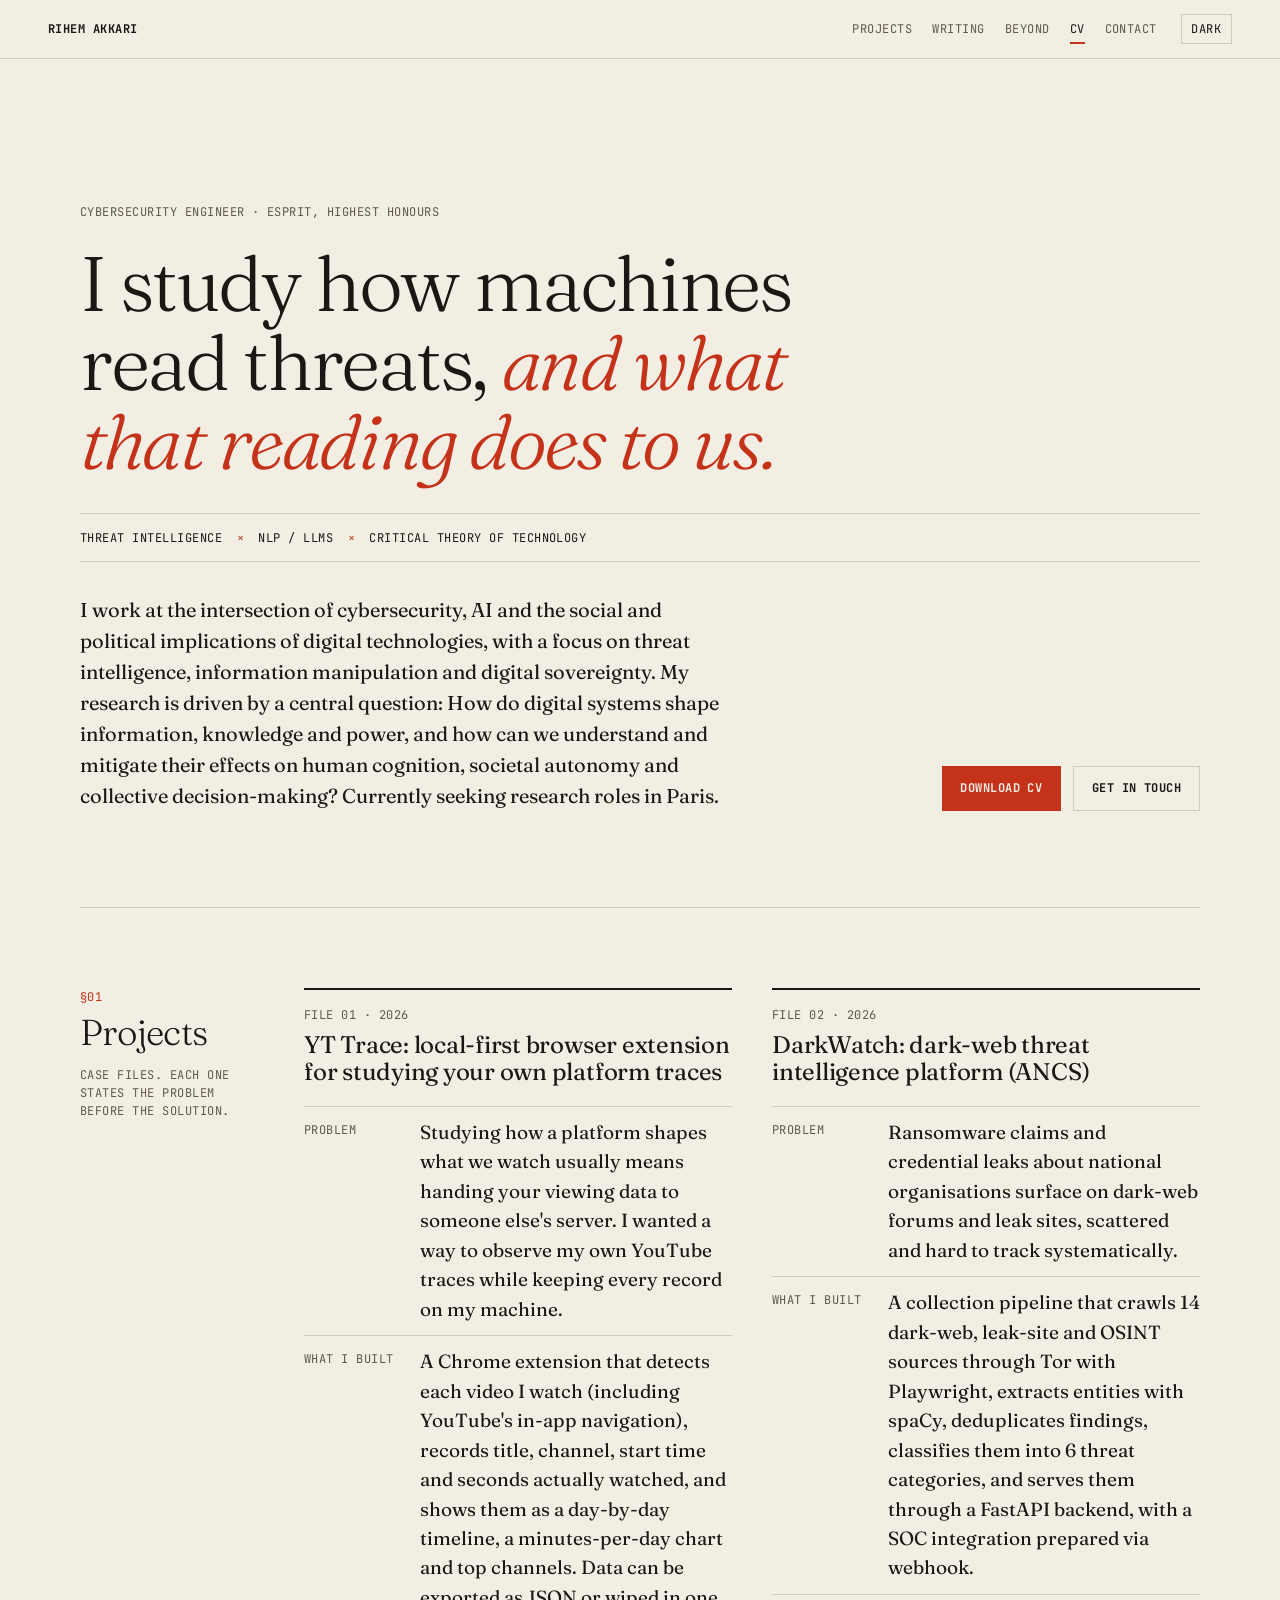
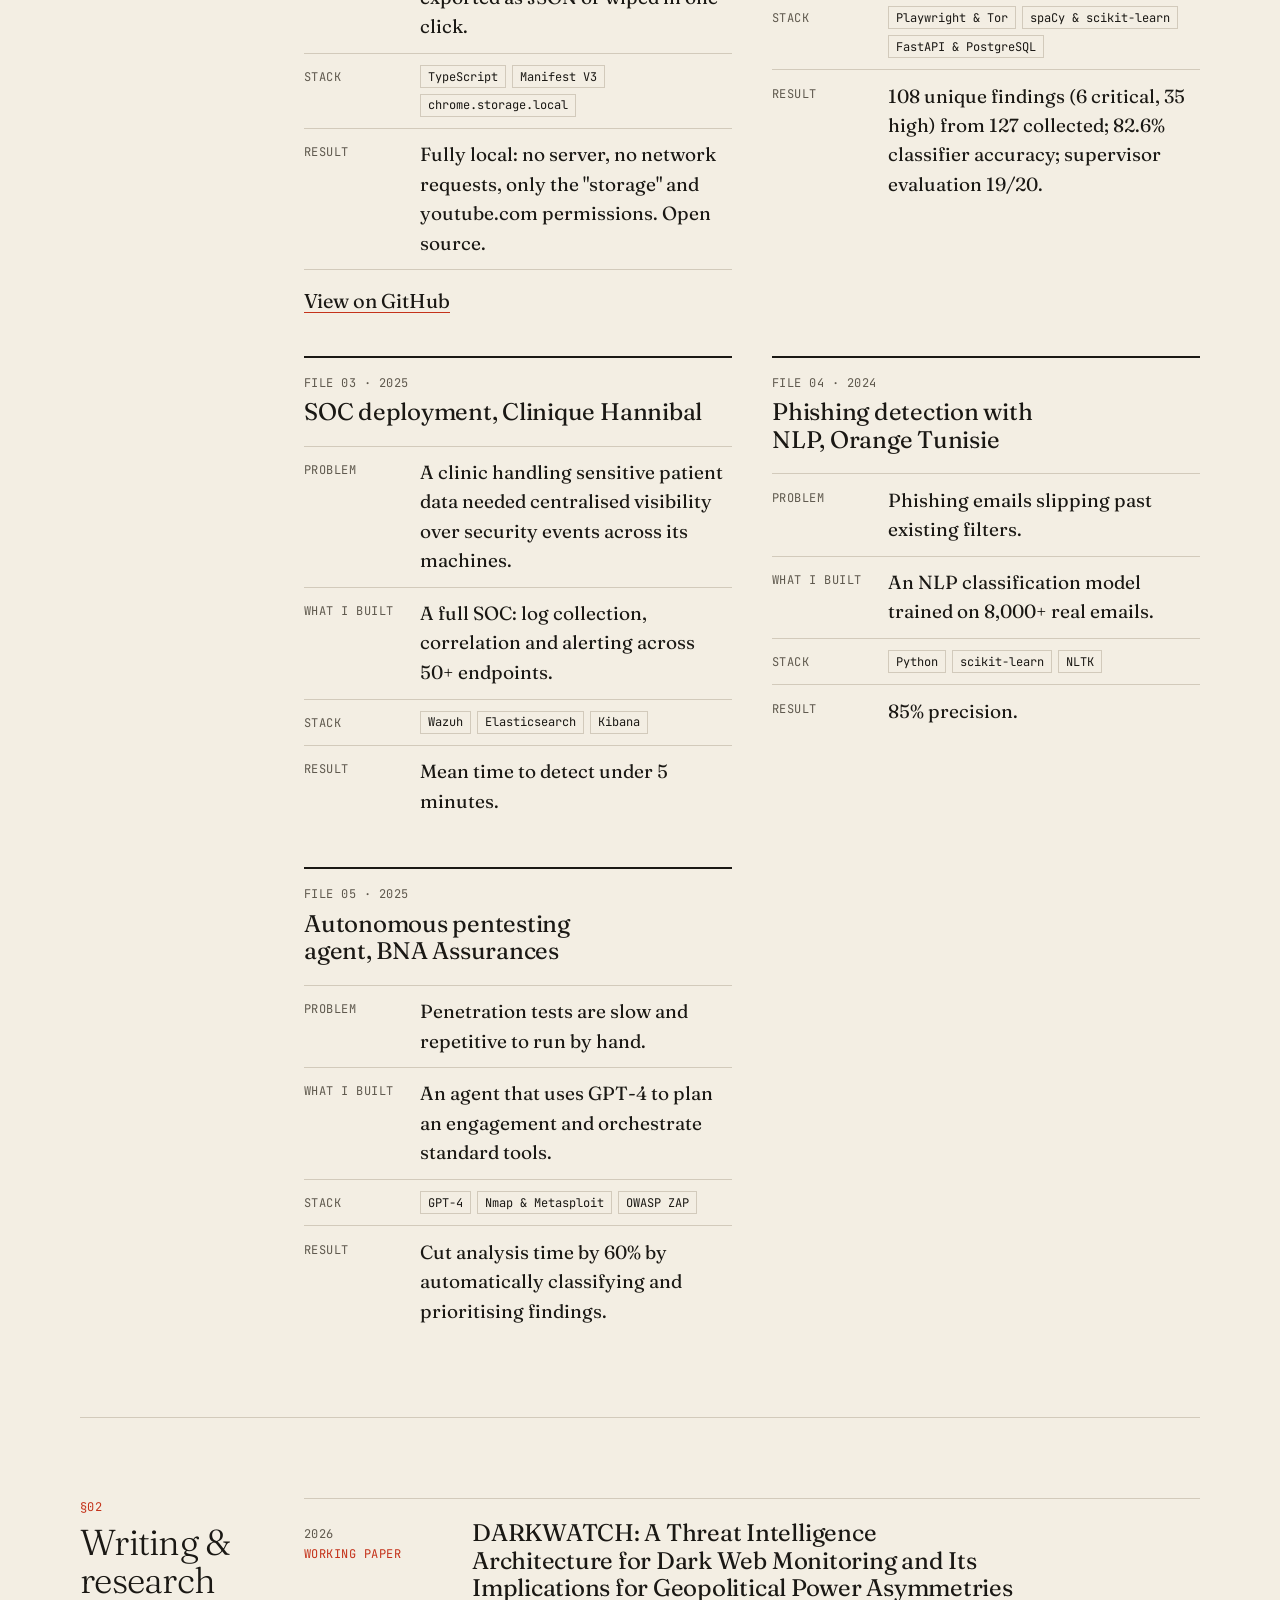
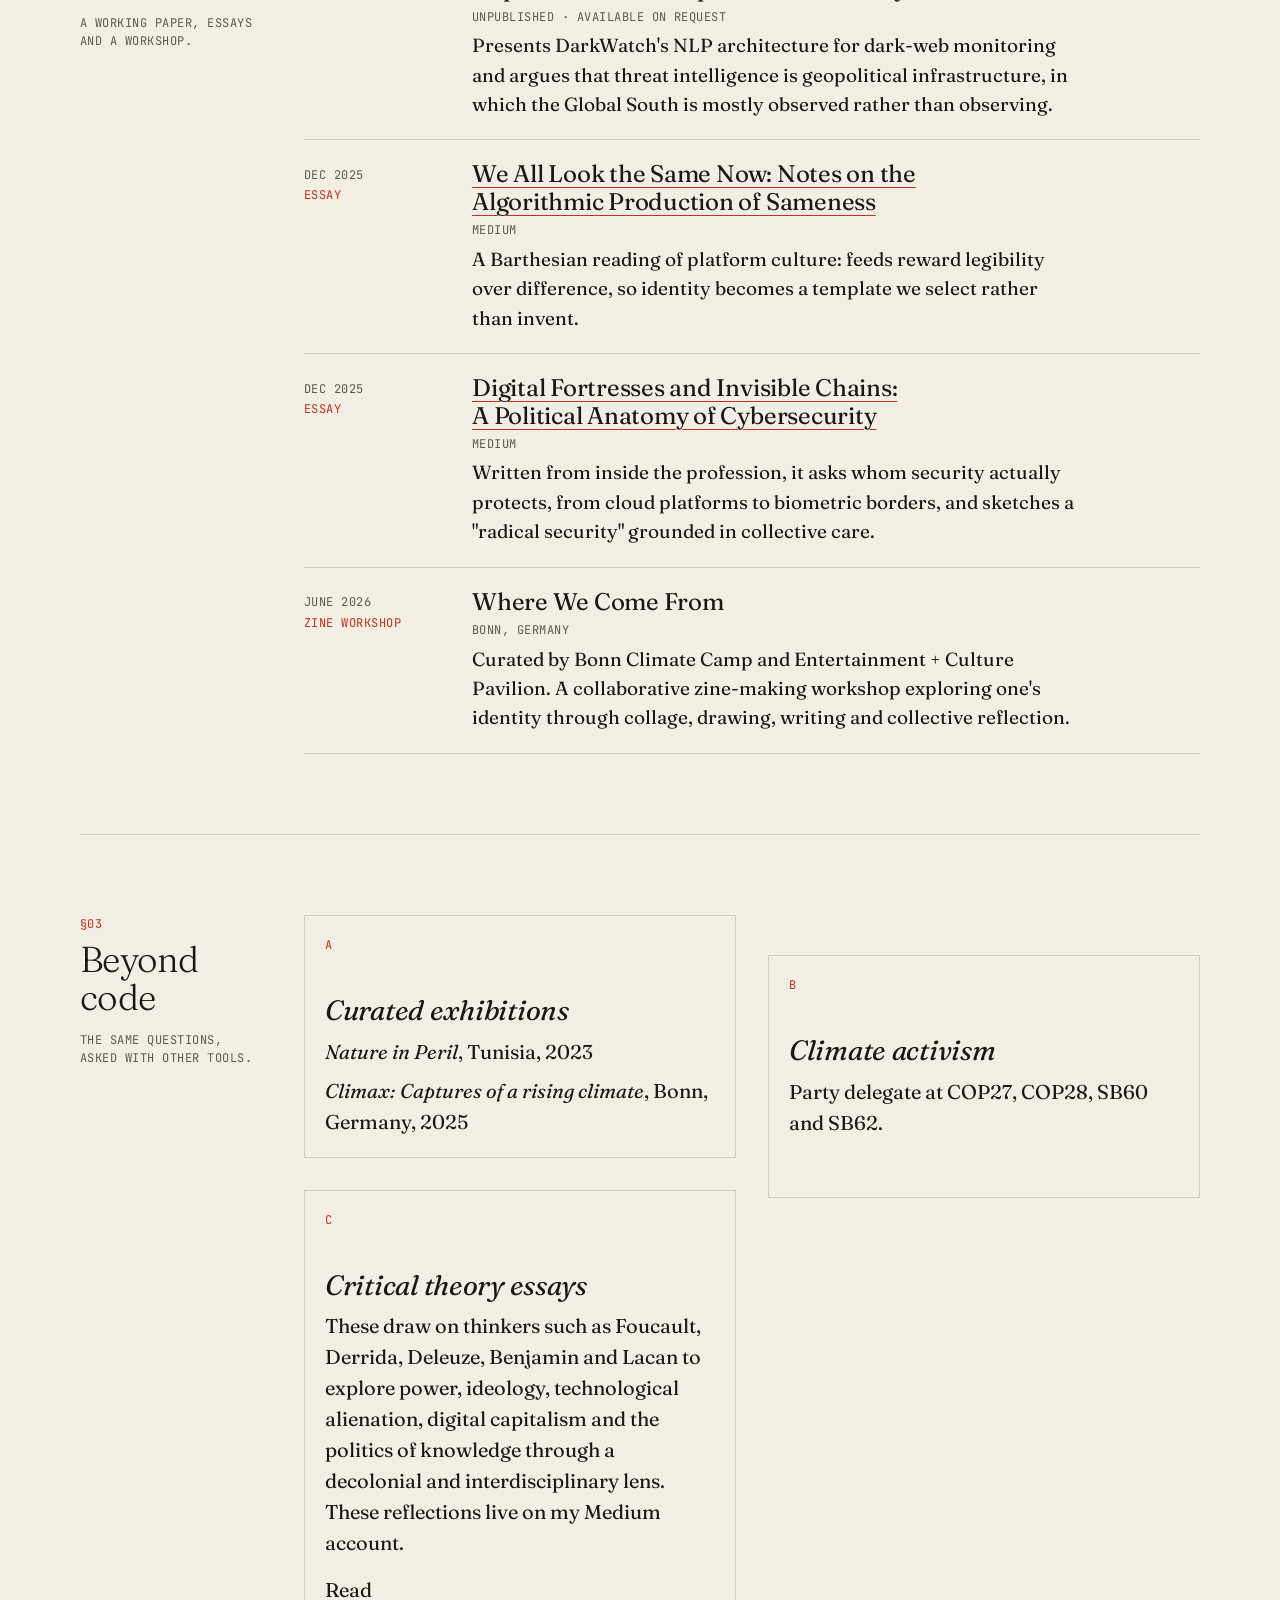
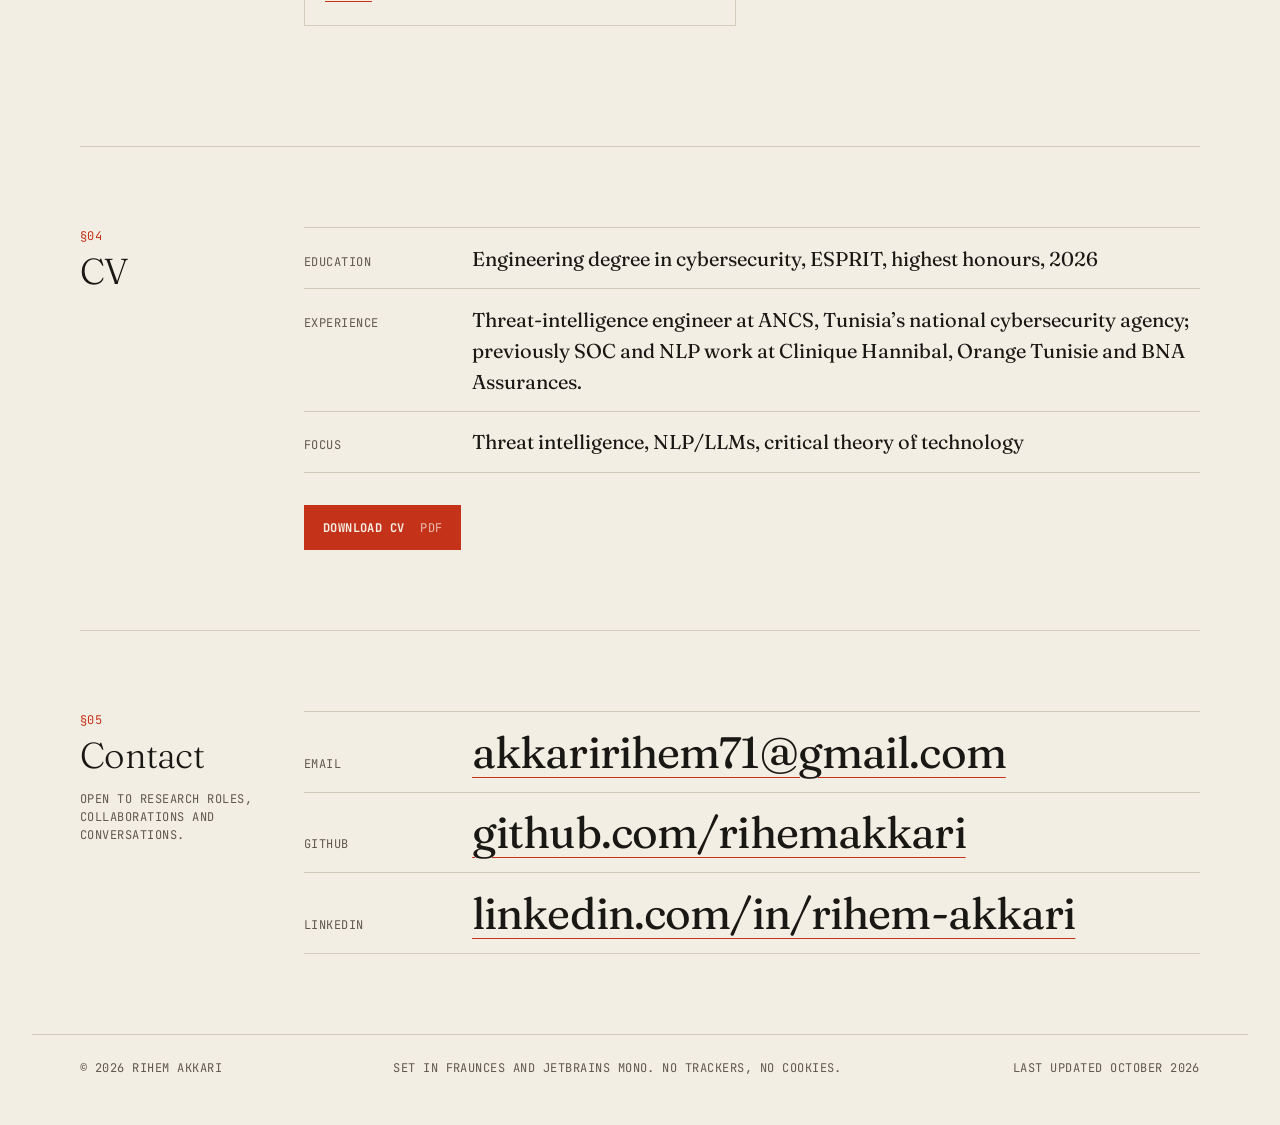
<file: index.html>
<!doctype html>
<html lang="en">
<head>
  <meta charset="utf-8">
  <meta name="viewport" content="width=device-width, initial-scale=1">
  <title>Rihem Akkari — Threat intelligence, language models, critical theory</title>
  <meta name="description" content="Rihem Akkari is a cybersecurity engineer working across threat intelligence, NLP/LLMs and the critical theory of technology.">
  <meta name="author" content="Rihem Akkari">
  <meta name="color-scheme" content="dark light">
  <meta name="theme-color" content="#100f0d">
  <link rel="canonical" href="https://rihemakkari.github.io/">

  <meta property="og:type" content="website">
  <meta property="og:url" content="https://rihemakkari.github.io/">
  <meta property="og:title" content="Rihem Akkari">
  <meta property="og:description" content="Cybersecurity engineer. Threat intelligence, NLP/LLMs and the critical theory of technology.">
  <!-- TODO: add a 1200x630 image at assets/img/og-image.png, then uncomment
  <meta property="og:image" content="https://rihemakkari.github.io/assets/img/og-image.png">
  <meta name="twitter:card" content="summary_large_image">
  -->

  <link rel="icon" href="assets/img/favicon.svg" type="image/svg+xml">
  <link rel="preload" href="assets/fonts/fraunces-latin-wght-normal.woff2" as="font" type="font/woff2" crossorigin>
  <link rel="stylesheet" href="css/style.css">
  <script>
    // Apply a saved theme before first paint to avoid a flash.
    try {
      var t = localStorage.getItem('theme');
      if (t === 'light' || t === 'dark') document.documentElement.dataset.theme = t;
    } catch (e) {}
  </script>
</head>
<body>
  <a class="skip" href="#main">Skip to content</a>

  <header class="site-header">
    <a class="wordmark" href="#top">Rihem Akkari</a>
    <nav aria-label="Sections">
      <ul>
        <li><a href="#projects">Projects</a></li>
        <li><a href="#writing">Writing</a></li>
        <li><a href="#beyond">Beyond</a></li>
        <li><a href="#cv">CV</a></li>
        <li><a href="#contact">Contact</a></li>
      </ul>
    </nav>
    <button class="theme-toggle" type="button" hidden>
      <span class="theme-toggle__label">Light</span>
    </button>
  </header>

  <main id="main">

    <!-- HERO -->
    <section class="hero" id="top" aria-labelledby="hero-title">
      <p class="eyebrow">Cybersecurity engineer · ESPRIT, highest honours</p>
      <!-- TODO: this thesis sentence is a draft. Rewrite it in your own words. -->
      <h1 id="hero-title">
        I study how machines read threats, <em>and what that reading does to us.</em>
      </h1>
      <p class="threads">
        <span>threat intelligence</span>
        <span aria-hidden="true">×</span>
        <span>NLP / LLMs</span>
        <span aria-hidden="true">×</span>
        <span>critical theory of technology</span>
      </p>
      <div class="hero__foot">
        <p class="lede">
          I work at the intersection of cybersecurity, AI and the social and political implications of digital technologies, with a focus on threat intelligence, information manipulation and digital sovereignty. My research is driven by a central question: How do digital systems shape information, knowledge and power, and how can we understand and mitigate their effects on human cognition, societal autonomy and collective decision-making?
          Currently seeking research roles in Paris.
        </p>
        <p class="actions">
          <a class="button" href="assets/cv/Rihem-Akkari-CV.pdf" download>Download CV</a>
          <a class="button button--quiet" href="#contact">Get in touch</a>
        </p>
      </div>
    </section>

    <!-- §01 PROJECTS -->
    <section class="section" id="projects" aria-labelledby="projects-title">
      <header class="section__head">
        <p class="section__num" aria-hidden="true">§01</p>
        <h2 id="projects-title">Projects</h2>
        <p class="section__note">Case files. Each one states the problem before the solution.</p>
      </header>

      <div class="section__body files">

        <article class="file">
          <header class="file__head">
            <p class="file__id">File 01 · 2026</p>
            <h3>YT Trace: local-first browser extension for studying your own platform traces</h3>
          </header>
          <dl>
            <div><dt>Problem</dt><dd>Studying how a platform shapes what we watch usually means handing your viewing data to someone else's server. I wanted a way to observe my own YouTube traces while keeping every record on my machine.</dd></div>
            <div><dt>What I built</dt><dd>A Chrome extension that detects each video I watch (including YouTube's in-app navigation), records title, channel, start time and seconds actually watched, and shows them as a day-by-day timeline, a minutes-per-day chart and top channels. Data can be exported as JSON or wiped in one click.</dd></div>
            <div><dt>Stack</dt><dd><ul class="tags"><li>TypeScript</li><li>Manifest V3</li><li>chrome.storage.local</li></ul></dd></div>
            <div><dt>Result</dt><dd>Fully local: no server, no network requests, only the "storage" and youtube.com permissions. Open source.</dd></div>
          </dl>
          <p class="file__link"><a href="https://github.com/rihemakkari/yt-trace">View on GitHub<span class="visually-hidden">: YT Trace</span></a></p>
        </article>

        <article class="file">
          <header class="file__head">
            <p class="file__id">File 02 · 2026</p>
            <h3>DarkWatch: dark-web threat intelligence platform (ANCS)</h3>
          </header>
          <dl>
            <div><dt>Problem</dt><dd>Ransomware claims and credential leaks about national organisations surface on dark-web forums and leak sites, scattered and hard to track systematically.</dd></div>
            <div><dt>What I built</dt><dd>A collection pipeline that crawls 14 dark-web, leak-site and OSINT sources through Tor with Playwright, extracts entities with spaCy, deduplicates findings, classifies them into 6 threat categories, and serves them through a FastAPI backend, with a SOC integration prepared via webhook.</dd></div>
            <div><dt>Stack</dt><dd><ul class="tags"><li>Playwright &amp; Tor</li><li>spaCy &amp; scikit-learn</li><li>FastAPI &amp; PostgreSQL</li></ul></dd></div>
            <div><dt>Result</dt><dd>108 unique findings (6 critical, 35 high) from 127 collected; 82.6% classifier accuracy; supervisor evaluation 19/20.</dd></div>
          </dl>
        </article>

        <article class="file">
          <header class="file__head">
            <p class="file__id">File 03 · 2025</p>
            <h3>SOC deployment, Clinique Hannibal</h3>
          </header>
          <dl>
            <div><dt>Problem</dt><dd>A clinic handling sensitive patient data needed centralised visibility over security events across its machines.</dd></div>
            <div><dt>What I built</dt><dd>A full SOC: log collection, correlation and alerting across 50+ endpoints.</dd></div>
            <div><dt>Stack</dt><dd><ul class="tags"><li>Wazuh</li><li>Elasticsearch</li><li>Kibana</li></ul></dd></div>
            <div><dt>Result</dt><dd>Mean time to detect under 5 minutes.</dd></div>
          </dl>
        </article>

        <article class="file">
          <header class="file__head">
            <p class="file__id">File 04 · 2024</p>
            <h3>Phishing detection with NLP, Orange Tunisie</h3>
          </header>
          <dl>
            <div><dt>Problem</dt><dd>Phishing emails slipping past existing filters.</dd></div>
            <div><dt>What I built</dt><dd>An NLP classification model trained on 8,000+ real emails.</dd></div>
            <div><dt>Stack</dt><dd><ul class="tags"><li>Python</li><li>scikit-learn</li><li>NLTK</li></ul></dd></div>
            <div><dt>Result</dt><dd>85% precision.</dd></div>
          </dl>
        </article>

        <article class="file">
          <header class="file__head">
            <p class="file__id">File 05 · 2025</p>
            <h3>Autonomous pentesting agent, BNA Assurances</h3>
          </header>
          <dl>
            <div><dt>Problem</dt><dd>Penetration tests are slow and repetitive to run by hand.</dd></div>
            <div><dt>What I built</dt><dd>An agent that uses GPT-4 to plan an engagement and orchestrate standard tools.</dd></div>
            <div><dt>Stack</dt><dd><ul class="tags"><li>GPT-4</li><li>Nmap &amp; Metasploit</li><li>OWASP ZAP</li></ul></dd></div>
            <div><dt>Result</dt><dd>Cut analysis time by 60% by automatically classifying and prioritising findings.</dd></div>
          </dl>
        </article>

      </div>
    </section>

    <!-- §02 WRITING & RESEARCH -->
    <section class="section" id="writing" aria-labelledby="writing-title">
      <header class="section__head">
        <p class="section__num" aria-hidden="true">§02</p>
        <h2 id="writing-title">Writing &amp; research</h2>
        <p class="section__note">A working paper, essays and a workshop.</p>
      </header>

      <ol class="section__body biblio">
        <li class="entry">
          <p class="entry__meta"><time datetime="2026">2026</time> <span class="kind">Working paper</span></p>
          <div>
            <h3>DARKWATCH: A Threat Intelligence Architecture for Dark Web Monitoring and Its Implications for Geopolitical Power Asymmetries</h3>
            <p class="entry__venue">Unpublished · Available on request</p>
            <p>Presents DarkWatch's NLP architecture for dark-web monitoring and argues that threat intelligence is geopolitical infrastructure, in which the Global South is mostly observed rather than observing.</p>
          </div>
        </li>
        <li class="entry">
          <p class="entry__meta"><time datetime="2025-12">Dec 2025</time> <span class="kind">Essay</span></p>
          <div>
            <h3><a href="https://medium.com/@rihemakkari/we-all-look-the-same-now-notes-on-the-algorithmic-production-of-sameness-9c841b432b86">We All Look the Same Now: Notes on the Algorithmic Production of Sameness</a></h3>
            <p class="entry__venue">Medium</p>
            <p>A Barthesian reading of platform culture: feeds reward legibility over difference, so identity becomes a template we select rather than invent.</p>
          </div>
        </li>
        <li class="entry">
          <p class="entry__meta"><time datetime="2025-12">Dec 2025</time> <span class="kind">Essay</span></p>
          <div>
            <h3><a href="https://medium.com/@rihemakkari/digital-fortresses-and-invisible-chains-5268ffb62903">Digital Fortresses and Invisible Chains: A Political Anatomy of Cybersecurity</a></h3>
            <p class="entry__venue">Medium</p>
            <p>Written from inside the profession, it asks whom security actually protects, from cloud platforms to biometric borders, and sketches a "radical security" grounded in collective care.</p>
          </div>
        </li>
        <li class="entry">
          <p class="entry__meta"><time datetime="2026-06">June 2026</time> <span class="kind">Zine workshop</span></p>
          <div>
            <h3>Where We Come From</h3>
            <p class="entry__venue">Bonn, Germany</p>
            <p>Curated by Bonn Climate Camp and Entertainment + Culture Pavilion. A collaborative zine-making workshop exploring one's identity through collage, drawing, writing and collective reflection.</p>
          </div>
        </li>
      </ol>
    </section>

    <!-- §03 BEYOND CODE -->
    <section class="section" id="beyond" aria-labelledby="beyond-title">
      <header class="section__head">
        <p class="section__num" aria-hidden="true">§03</p>
        <h2 id="beyond-title">Beyond code</h2>
        <p class="section__note">The same questions, asked with other tools.</p>
      </header>

      <div class="section__body sheet">
        <article class="frame">
          <p class="frame__num" aria-hidden="true">A</p>
          <h3>Curated exhibitions</h3>
          <ul class="frame__list">
            <li><cite>Nature in Peril</cite>, Tunisia, 2023</li>
            <li><cite>Climax: Captures of a rising climate</cite>, Bonn, Germany, 2025</li>
          </ul>
        </article>
        <article class="frame">
          <p class="frame__num" aria-hidden="true">B</p>
          <h3>Climate activism</h3>
          <p>Party delegate at COP27, COP28, SB60 and SB62.</p>
        </article>
        <article class="frame">
          <p class="frame__num" aria-hidden="true">C</p>
          <h3>Critical theory essays</h3>
          <p>These draw on thinkers such as Foucault, Derrida, Deleuze, Benjamin and Lacan to explore power, ideology, technological alienation, digital capitalism and the politics of knowledge through a decolonial and interdisciplinary lens. These reflections live on my Medium account.</p>
          <p class="frame__link"><a href="https://medium.com/@rihemakkari">Read<span class="visually-hidden"> the essays</span></a></p>
        </article>
      </div>
    </section>

    <!-- §04 CV -->
    <section class="section" id="cv" aria-labelledby="cv-title">
      <header class="section__head">
        <p class="section__num" aria-hidden="true">§04</p>
        <h2 id="cv-title">CV</h2>
      </header>

      <div class="section__body cv">
        <ul class="cv__lines">
          <li><span class="kind">Education</span> <span>Engineering degree in cybersecurity, ESPRIT, highest honours, 2026</span></li>
          <li><span class="kind">Experience</span> <span>Threat-intelligence engineer at ANCS, Tunisia’s national cybersecurity agency; previously SOC and NLP work at Clinique Hannibal, Orange Tunisie and BNA Assurances.</span></li>
          <li><span class="kind">Focus</span> <span>Threat intelligence, NLP/LLMs, critical theory of technology</span></li>
        </ul>
        <p><a class="button" href="assets/cv/Rihem-Akkari-CV.pdf" download>Download CV <span class="button__meta">PDF</span></a></p>
      </div>
    </section>

    <!-- §05 CONTACT -->
    <section class="section" id="contact" aria-labelledby="contact-title">
      <header class="section__head">
        <p class="section__num" aria-hidden="true">§05</p>
        <h2 id="contact-title">Contact</h2>
        <p class="section__note">Open to research roles, collaborations and conversations.</p>
      </header>

      <ul class="section__body contact">
        <li><span class="kind">Email</span> <a href="mailto:akkaririhem71@gmail.com">akkaririhem71@gmail.com</a></li>
        <!-- TODO: confirm this is your GitHub username. -->
        <li><span class="kind">GitHub</span> <a href="https://github.com/rihemakkari" rel="me">github.com/rihemakkari</a></li>
        <li><span class="kind">LinkedIn</span> <a href="https://www.linkedin.com/in/rihem-akkari" rel="me">linkedin.com/in/rihem-akkari</a></li>
      </ul>
    </section>

  </main>

  <footer class="site-footer">
    <p>© 2026 Rihem Akkari</p>
    <p>Set in Fraunces and JetBrains Mono. No trackers, no cookies.</p>
    <p>Last updated <time datetime="2026-10">October 2026</time></p>
  </footer>

  <script src="js/main.js" defer></script>
</body>
</html>
</file>
<file: css/style.css>
/* ---------- Fonts ---------- */

@font-face {
  font-family: "Fraunces";
  src: url("../assets/fonts/fraunces-latin-wght-normal.woff2") format("woff2");
  font-weight: 100 900;
  font-style: normal;
  font-display: swap;
}

@font-face {
  font-family: "Fraunces";
  src: url("../assets/fonts/fraunces-latin-wght-italic.woff2") format("woff2");
  font-weight: 100 900;
  font-style: italic;
  font-display: swap;
}

@font-face {
  font-family: "JetBrains Mono";
  src: url("../assets/fonts/jetbrains-mono-latin-wght-normal.woff2") format("woff2");
  font-weight: 100 800;
  font-style: normal;
  font-display: swap;
}

/* ---------- Tokens ---------- */

:root {
  --bg: #100f0d;
  --fg: #ebe5d8;
  --muted: #a39c8e;
  --rule: #2e2b26;
  --accent: #ff5a36;
  --accent-fg: #100f0d;

  --serif: "Fraunces", "Iowan Old Style", "Palatino Linotype", Georgia, serif;
  --mono: "JetBrains Mono", ui-monospace, "Cascadia Mono", Consolas, monospace;

  --gutter: clamp(1rem, 4vw, 3rem);
  --margin-col: 11rem;
  --max: 76rem;

  color-scheme: dark;
}

/* Light "paper" theme: system preference unless the visitor chose dark. */
@media (prefers-color-scheme: light) {
  :root:not([data-theme="dark"]) {
    --bg: #f3eee3;
    --fg: #1a1814;
    --muted: #5f594e;
    --rule: #d2cabb;
    --accent: #c4321a;
    --accent-fg: #f3eee3;
    color-scheme: light;
  }
}

:root[data-theme="light"] {
  --bg: #f3eee3;
  --fg: #1a1814;
  --muted: #5f594e;
  --rule: #d2cabb;
  --accent: #c4321a;
  --accent-fg: #f3eee3;
  color-scheme: light;
}

/* ---------- Base ---------- */

*,
*::before,
*::after {
  box-sizing: border-box;
}

html {
  scroll-behavior: smooth;
  scroll-padding-top: 5rem;
  -webkit-text-size-adjust: 100%;
}

body {
  margin: 0;
  background: var(--bg);
  color: var(--fg);
  font-family: var(--serif);
  font-size: clamp(1.0625rem, 0.98rem + 0.35vw, 1.25rem);
  line-height: 1.55;
  font-optical-sizing: auto;
  text-rendering: optimizeLegibility;
}

h1,
h2,
h3,
p,
ul,
ol,
dl,
dd {
  margin: 0;
}

ul,
ol {
  padding: 0;
  list-style: none;
}

h1,
h2,
h3 {
  font-weight: 400;
  line-height: 1.05;
  letter-spacing: -0.02em;
  text-wrap: balance;
}

a {
  color: inherit;
  text-decoration: underline;
  text-decoration-color: var(--accent);
  text-decoration-thickness: 1px;
  text-underline-offset: 0.2em;
  transition: text-decoration-thickness 120ms, color 120ms;
}

a:hover {
  color: var(--accent);
  text-decoration-thickness: 2px;
}

:focus-visible {
  outline: 2px solid var(--accent);
  outline-offset: 3px;
}

::selection {
  background: var(--accent);
  color: var(--accent-fg);
}

.visually-hidden {
  position: absolute;
  width: 1px;
  height: 1px;
  overflow: hidden;
  clip-path: inset(50%);
  white-space: nowrap;
}

.skip {
  position: absolute;
  left: var(--gutter);
  top: -4rem;
  z-index: 10;
  padding: 0.5rem 0.75rem;
  background: var(--accent);
  color: var(--accent-fg);
  font-family: var(--mono);
  font-size: 0.8rem;
  text-decoration: none;
}

.skip:focus {
  top: 0.5rem;
  color: var(--accent-fg);
}

/* Mono metadata: labels, dates, tags. */
.eyebrow,
.threads,
.section__num,
.section__note,
.kind,
.file__id,
.file dt,
.tags,
.entry__meta,
.entry__venue,
.frame__num,
.site-header,
.site-footer,
.button {
  font-family: var(--mono);
  font-size: 0.75rem;
  letter-spacing: 0.04em;
  text-transform: uppercase;
  line-height: 1.5;
}

.kind,
.file dt,
.file__id,
.entry__meta,
.entry__venue,
.section__note,
.eyebrow {
  color: var(--muted);
}

/* Placeholder text the owner still has to fill in. */
.todo {
  font-family: var(--mono);
  font-size: 0.8em;
  letter-spacing: 0;
  text-transform: none;
  color: var(--muted);
  background: color-mix(in srgb, var(--accent) 12%, transparent);
  padding: 0.05em 0.3em;
}

/* ---------- Header ---------- */

.site-header {
  position: sticky;
  top: 0;
  z-index: 5;
  display: flex;
  flex-wrap: wrap;
  align-items: center;
  gap: 0.5rem 1.5rem;
  padding: 0.9rem var(--gutter);
  background: var(--bg);
  border-bottom: 1px solid var(--rule);
}

.site-header a {
  text-decoration: none;
}

.wordmark {
  margin-right: auto;
  font-weight: 700;
}

.site-header ul {
  display: flex;
  flex-wrap: wrap;
  gap: 0.25rem 1.25rem;
}

.site-header nav a {
  display: inline-block;
  padding: 0.25rem 0;
  color: var(--muted);
}

.site-header nav a:hover,
.site-header nav a[aria-current="true"] {
  color: var(--fg);
}

.site-header nav a[aria-current="true"] {
  box-shadow: 0 2px 0 var(--accent);
}

.theme-toggle {
  font: inherit;
  letter-spacing: inherit;
  text-transform: inherit;
  color: var(--fg);
  background: none;
  border: 1px solid var(--rule);
  padding: 0.3rem 0.6rem;
  cursor: pointer;
}

.theme-toggle:hover {
  border-color: var(--accent);
  color: var(--accent);
}

/* ---------- Hero ---------- */

main,
.site-footer {
  max-width: var(--max);
  margin-inline: auto;
  padding-inline: var(--gutter);
}

.hero {
  padding-block: clamp(3.5rem, 12vw, 9rem) clamp(3rem, 8vw, 6rem);
}

.hero h1 {
  max-width: 20ch;
  margin-block: 1.5rem 2rem;
  font-size: clamp(2.25rem, 1.3rem + 4.4vw, 5rem);
  font-weight: 300;
  line-height: 1.02;
  letter-spacing: -0.03em;
}

.hero h1 em {
  color: var(--accent);
  font-weight: 300;
}

.threads {
  display: flex;
  flex-wrap: wrap;
  gap: 0.25rem 0.9rem;
  padding-block: 0.9rem;
  border-block: 1px solid var(--rule);
}

.threads [aria-hidden] {
  color: var(--accent);
}

.hero__foot {
  display: grid;
  gap: 1.5rem;
  margin-top: 2rem;
}

.lede {
  max-width: 40rem;
}

.actions {
  display: flex;
  flex-wrap: wrap;
  gap: 0.75rem;
  align-items: start;
}

.button {
  display: inline-block;
  padding: 0.8rem 1.1rem;
  background: var(--accent);
  color: var(--accent-fg);
  border: 1px solid var(--accent);
  font-weight: 700;
  text-decoration: none;
}

.button:hover {
  background: transparent;
  color: var(--accent);
}

.button--quiet {
  background: transparent;
  color: var(--fg);
  border-color: var(--rule);
}

.button--quiet:hover {
  border-color: var(--accent);
}

.button__meta {
  margin-left: 0.5rem;
  font-weight: 400;
  opacity: 0.75;
}

/* ---------- Sections ---------- */

.section {
  padding-block: clamp(2.5rem, 7vw, 5rem);
  border-top: 1px solid var(--rule);
}

.section__head {
  margin-bottom: 2rem;
}

.section__num {
  color: var(--accent);
  margin-bottom: 0.5rem;
}

.section h2 {
  font-size: clamp(2rem, 1.3rem + 3.2vw, 4rem);
  font-weight: 300;
}

.section__note {
  margin-top: 0.9rem;
  max-width: 16rem;
}

.section h3 {
  font-size: 1.5rem;
  line-height: 1.15;
  letter-spacing: -0.01em;
}

/* ---------- §01 Projects ---------- */

.files {
  display: grid;
  gap: 2.5rem;
}

.file {
  display: flex;
  flex-direction: column;
  padding-top: 1rem;
  border-top: 2px solid var(--fg);
}

.file__head {
  margin-bottom: 1.25rem;
}

.file__id {
  margin-bottom: 0.4rem;
}

.file dl > div {
  display: grid;
  grid-template-columns: 6.5rem 1fr;
  gap: 0.75rem;
  padding-block: 0.7rem;
  border-top: 1px solid var(--rule);
  font-size: 0.95em;
}

.file dt {
  padding-top: 0.25em;
}

.tags {
  display: flex;
  flex-wrap: wrap;
  gap: 0.35rem;
}

.tags li {
  /* Keep the casing of tool names such as scikit-learn. */
  text-transform: none;
  letter-spacing: 0;
  padding: 0.1rem 0.45rem;
  border: 1px solid var(--rule);
}

.file__link {
  margin-top: auto;
  padding-top: 0.9rem;
  border-top: 1px solid var(--rule);
}

/* ---------- §02 Writing ---------- */

.entry {
  display: grid;
  gap: 0.4rem;
  padding-block: 1.25rem;
  border-top: 1px solid var(--rule);
}

.entry:last-child {
  border-bottom: 1px solid var(--rule);
}

.entry__meta {
  display: flex;
  gap: 0.75rem;
  align-items: baseline;
}

.entry__meta .kind {
  color: var(--accent);
}

.entry__venue {
  margin-block: 0.35rem;
}

.entry div > p:last-child {
  max-width: 38rem;
  font-size: 0.95em;
}

/* ---------- §03 Beyond code ---------- */

.sheet {
  display: grid;
  gap: 1.5rem;
}

.frame {
  position: relative;
  padding: 1.25rem;
  border: 1px solid var(--rule);
}

.frame__num {
  color: var(--accent);
  margin-bottom: 2.5rem;
}

.frame h3 {
  margin-bottom: 0.6rem;
  font-size: 1.75rem;
  font-style: italic;
}

.frame__list li + li {
  margin-top: 0.5rem;
}

.frame__link {
  margin-top: 1rem;
}

/* ---------- §04 CV, §05 Contact ---------- */

.cv__lines {
  margin-bottom: 2rem;
}

.cv__lines li,
.contact li {
  display: grid;
  gap: 0.15rem;
  padding-block: 0.9rem;
  border-top: 1px solid var(--rule);
}

.cv__lines li:last-child,
.contact li:last-child {
  border-bottom: 1px solid var(--rule);
}

.contact a {
  font-size: clamp(1.35rem, 1rem + 2.2vw, 2.75rem);
  line-height: 1.15;
  letter-spacing: -0.02em;
  overflow-wrap: anywhere;
}

/* ---------- Footer ---------- */

.site-footer {
  display: flex;
  flex-wrap: wrap;
  justify-content: space-between;
  gap: 0.5rem 2rem;
  padding-block: 1.5rem 3rem;
  border-top: 1px solid var(--rule);
  color: var(--muted);
}

/* ---------- Wider screens ---------- */

@media (min-width: 40rem) {
  .hero__foot {
    grid-template-columns: 1fr auto;
    align-items: end;
  }

  .entry {
    grid-template-columns: 9rem 1fr;
    gap: 1.5rem;
  }

  .entry__meta {
    flex-direction: column;
    gap: 0.15rem;
    padding-top: 0.35rem;
  }

  .cv__lines li,
  .contact li {
    grid-template-columns: 9rem 1fr;
    gap: 1.5rem;
    align-items: baseline;
  }

  .files,
  .sheet {
    grid-template-columns: 1fr 1fr;
  }

  /* The one place the grid loosens: frames step out of line. */
  .sheet {
    gap: 2rem;
    padding-bottom: 2.5rem;
  }

  .frame:nth-child(even) {
    transform: translateY(2.5rem);
  }
}

@media (min-width: 62rem) {
  .section {
    display: grid;
    grid-template-columns: var(--margin-col) minmax(0, 1fr);
    column-gap: 3rem;
  }

  .section__head {
    position: sticky;
    top: 5rem;
    align-self: start;
    margin-bottom: 0;
  }

  .section h2 {
    font-size: 2.25rem;
  }
}

@media (max-width: 30rem) {
  .site-header {
    position: static;
  }

  html {
    scroll-padding-top: 1rem;
  }
}

/* ---------- Preferences ---------- */

@media (prefers-reduced-motion: reduce) {
  html {
    scroll-behavior: auto;
  }

  * {
    transition: none !important;
  }
}

@media print {
  .site-header,
  .theme-toggle,
  .actions {
    display: none;
  }

  :root {
    --bg: #fff;
    --fg: #000;
    --muted: #444;
    --rule: #bbb;
    --accent: #000;
  }
}
</file>
